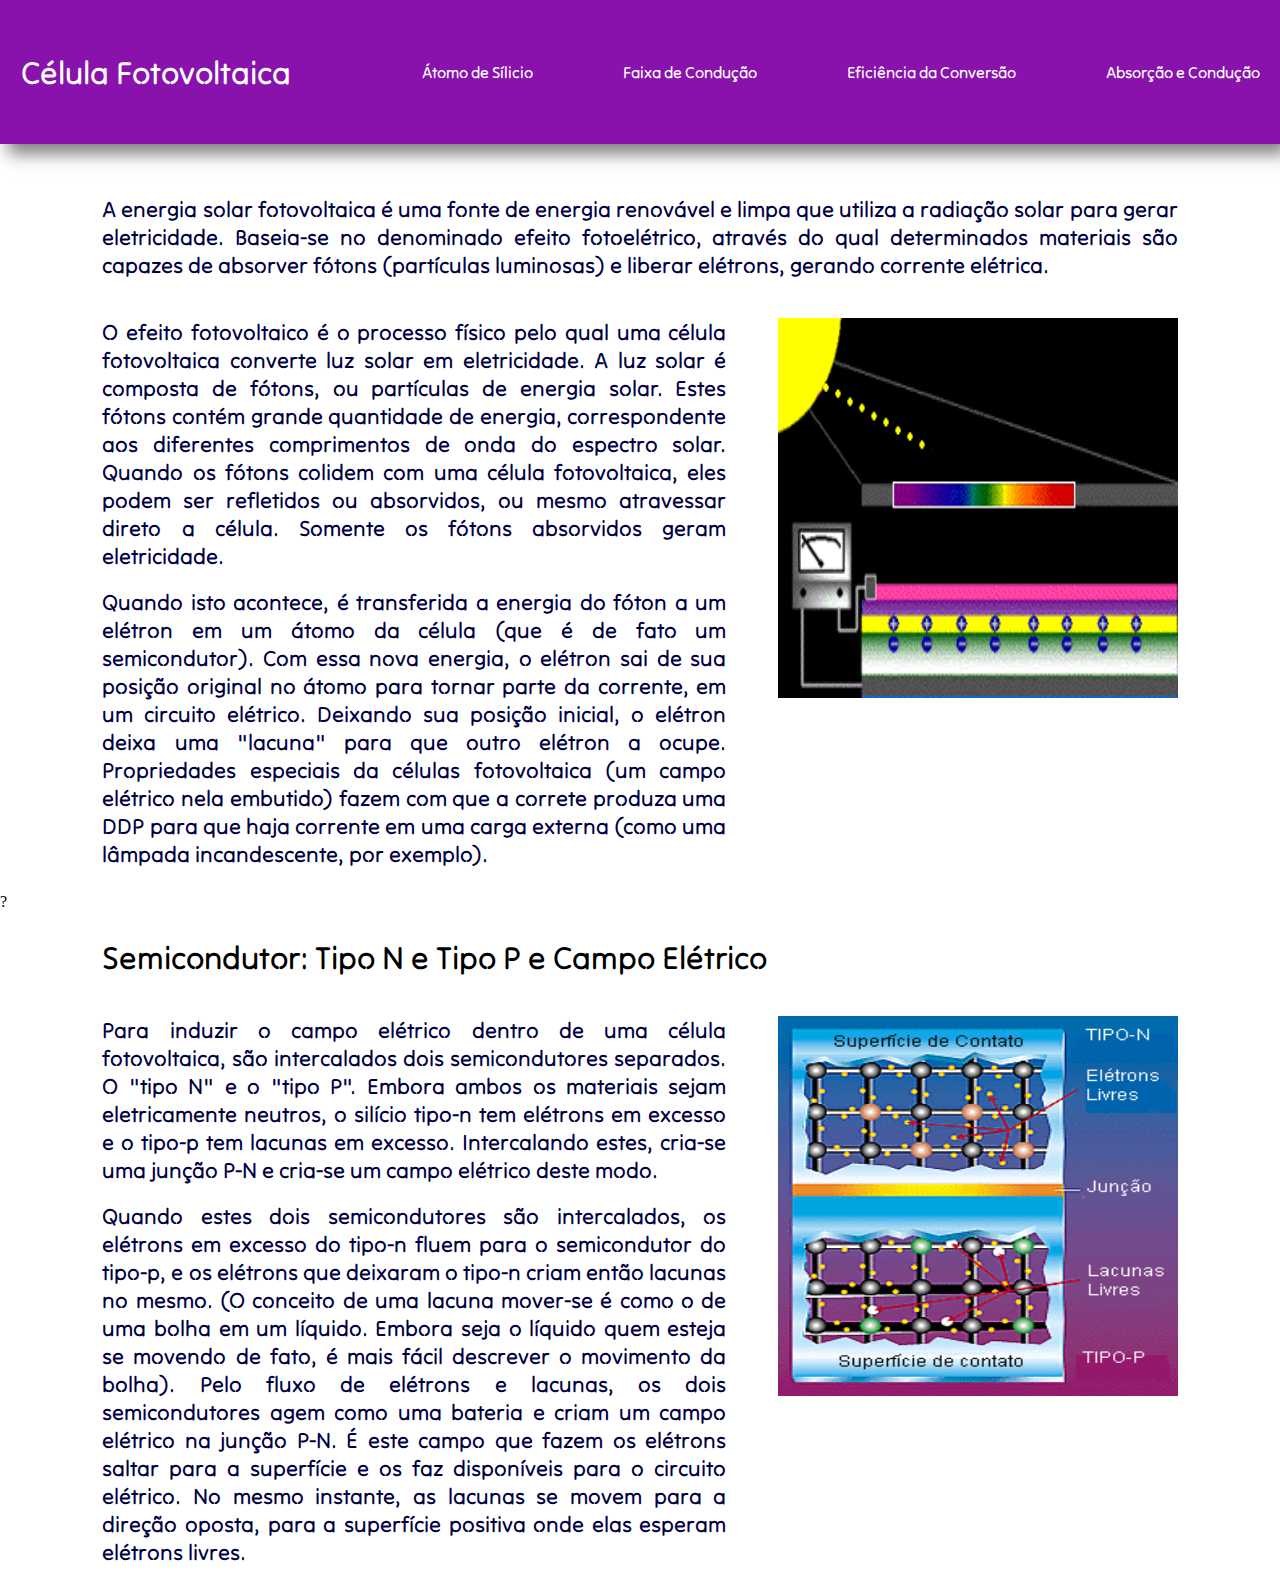
<file: index.html>
<!DOCTYPE html>
<html lang="pt-br">
<head>
  <meta charset="UTF-8">
  <meta http-equiv="X-UA-Compatible" content="IE=edge">
  <meta name="viewport" content="width=device-width, initial-scale=1.0">
  <link rel="stylesheet" href="./style/index.css">
  <title>Trabalho Web</title>
</head>
<body>

  <div class="menu">

      <h1 class="titulo">Célula Fotovoltaica</h1>

      <ul class="menu-lista">
        <li><a href="./html/atomo_silicio.html">Átomo de Sílicio</a></li>
        <li><a href="./html/faixa_conducao.html">Faixa de Condução</a></li>
        <li><a href="./html/eficiencia_conversao.html">Eficiência da Conversão</a></li>
        <li><a href="./html/absorcao_conducao.html">Absorção e Condução</a></li>
      </ul>

  </div>

  <p id="txt">A energia solar fotovoltaica é uma fonte de energia renovável e limpa que utiliza a radiação solar para gerar eletricidade. Baseia-se no denominado efeito fotoelétrico, através do qual determinados materiais são capazes de absorver fótons (partículas luminosas) e liberar elétrons, gerando corrente elétrica.</p>

  <div class="container">
    <div class="txt-div">

      <p>O efeito fotovoltaico é o processo físico pelo qual uma célula fotovoltaica converte luz solar em eletricidade. A luz solar é composta de fótons, ou partículas de energia solar. Estes fótons contém grande quantidade de energia, correspondente aos diferentes comprimentos de onda do espectro solar. Quando os fótons colidem com uma célula fotovoltaica, eles podem ser refletidos ou absorvidos, ou mesmo atravessar direto a célula. Somente os fótons absorvidos geram eletricidade.</p><br>

      <p>Quando isto acontece, é transferida a energia do fóton a um elétron em um átomo da célula (que é de fato um semicondutor). Com essa nova energia, o elétron sai de sua posição original no átomo para tornar parte da corrente, em um circuito elétrico. Deixando sua posição inicial, o elétron deixa uma "lacuna" para que outro elétron a ocupe. Propriedades especiais da células fotovoltaica (um campo elétrico nela embutido) fazem com que a correte produza uma DDP para que haja corrente em uma carga externa (como uma lâmpada incandescente, por exemplo).</p>

    </div>

    <div id="img-div">

      <img src="./index_arquivos/anim1.gif" alt="">
      
    </div>

  </div>
?
  <h1 class="titulo2">Semicondutor: Tipo N e Tipo P e Campo Elétrico</h1>

  <div class="container">
    <div class="txt-div">

      <p>Para induzir o campo elétrico dentro de uma célula fotovoltaica, são intercalados dois semicondutores separados. O "tipo N" e o "tipo P". Embora ambos os materiais sejam eletricamente neutros, o silício tipo-n tem elétrons em excesso e o tipo-p tem lacunas em excesso. Intercalando estes, cria-se uma junção P-N e cria-se um campo elétrico deste modo.</p><br>

      <p>Quando estes dois semicondutores são intercalados, os elétrons em excesso do tipo-n fluem para o semicondutor do tipo-p, e os elétrons que deixaram o tipo-n criam então lacunas no mesmo. (O conceito de uma lacuna mover-se é como o de uma bolha em um líquido. Embora seja o líquido quem esteja se movendo de fato, é mais fácil descrever o movimento da bolha). Pelo fluxo de elétrons e lacunas, os dois semicondutores agem como uma bateria e criam um campo elétrico na junção P-N. É este campo que fazem os elétrons saltar para a superfície e os faz disponíveis para o circuito elétrico. No mesmo instante, as lacunas se movem para a direção oposta, para a superfície positiva onde elas esperam elétrons livres.</p>

    </div>

    <div id="img-div">

      <img src="./index_arquivos/Image4.gif" alt="">
      
    </div>
  </div>
</body>
</html>
</file>
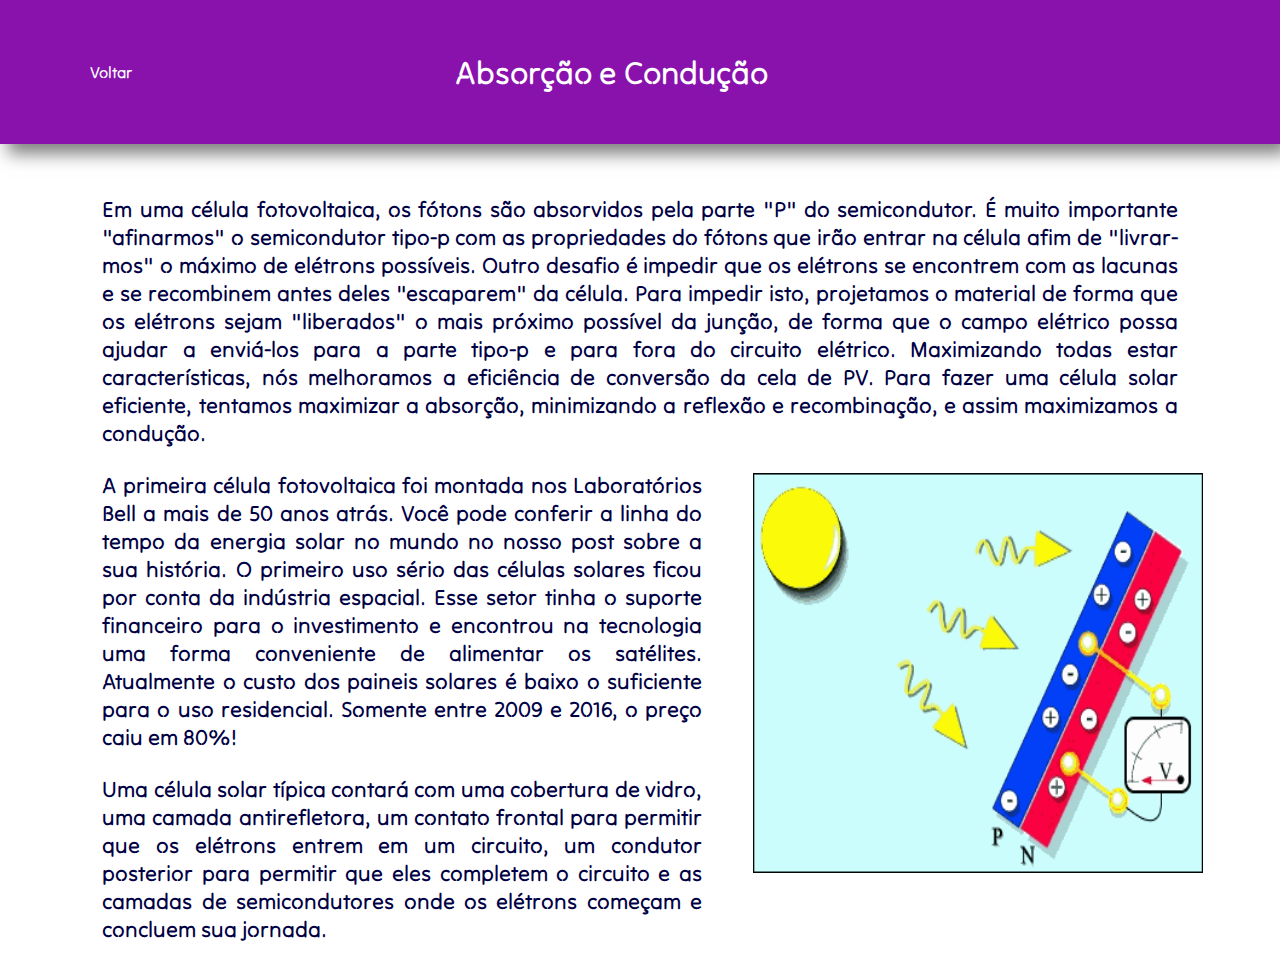
<file: html/absorcao_conducao.html>
<!DOCTYPE html>
<html lang="pt-br">
<head>
  <meta charset="UTF-8">
  <meta http-equiv="X-UA-Compatible" content="IE=edge">
  <meta name="viewport" content="width=device-width, initial-scale=1.0">
  <link rel="stylesheet" href="../style/absorcao.css">
  <title>Trabalho Web</title>
</head>
<body>

  <div class="menu">

    <a href="../index.html">Voltar</a>
    <h1 class="titulo">Absorção e Condução</h1>

  </div>

  <p id="txt">Em uma célula fotovoltaica, os fótons são absorvidos pela parte "P" do semicondutor. É muito importante "afinarmos" o semicondutor tipo-p com as propriedades do fótons que irão entrar na célula afim de "livrar-mos" o máximo de elétrons possíveis. Outro desafio é impedir que os elétrons se encontrem com as lacunas e se recombinem antes deles "escaparem" da célula. Para impedir isto, projetamos o material de forma que os elétrons sejam "liberados" o mais próximo possível da junção, de forma que o campo elétrico possa ajudar a enviá-los para a parte tipo-p e para fora do circuito elétrico. Maximizando todas estar características, nós melhoramos a eficiência de conversão da cela de PV.
    Para fazer uma célula solar eficiente, tentamos maximizar a absorção, minimizando a reflexão e recombinação, e assim maximizamos a condução.<p>
  
      <div class="container">
        <div class="div-txt">
          <p>A primeira célula fotovoltaica foi montada nos Laboratórios Bell a mais de 50 anos atrás. Você pode conferir a linha do    tempo da energia solar no mundo no nosso post sobre a sua história.
            O primeiro uso sério das células solares ficou por conta da indústria espacial. Esse setor tinha o suporte financeiro para o investimento e encontrou na tecnologia uma forma conveniente de alimentar os satélites. Atualmente o custo dos paineis solares é baixo o suficiente para o uso residencial. Somente entre 2009 e 2016, o preço caiu em 80%!<p>
          <p>Uma célula solar típica contará com uma cobertura de vidro, uma camada antirefletora, um contato frontal para permitir que os elétrons entrem em um circuito, um condutor posterior para permitir que eles completem o circuito e as camadas de semicondutores onde os elétrons começam e concluem sua jornada.</p>
        </div>
        <div id="img-div">
          <img src="../index_arquivos/anim2.gif" alt="">
        </div>
      </div>
  
</body>
</html>
</file>
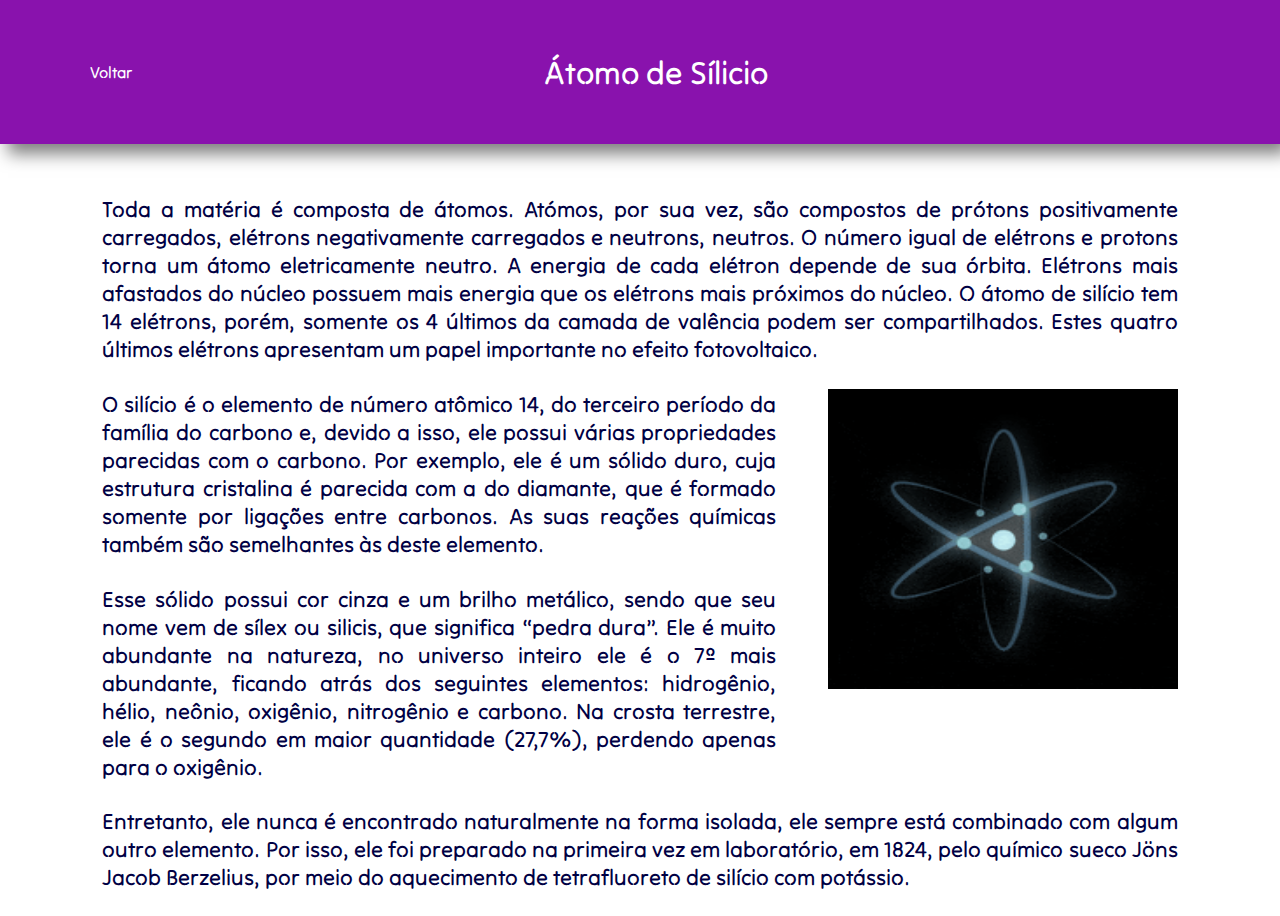
<file: html/atomo_silicio.html>
<!DOCTYPE html>
<html lang="pt-br">
<head>
  <meta charset="UTF-8">
  <meta http-equiv="X-UA-Compatible" content="IE=edge">
  <meta name="viewport" content="width=device-width, initial-scale=1.0">
  <link rel="stylesheet" href="../style/atomo_silicio.css">
  <title>Trabalho Web</title>
</head>
<body>

  <div class="menu">

    <a href="../index.html">Voltar</a>
    <h1 class="titulo">Átomo de Sílicio</h1>

  </div>

  <p id="txt">Toda a matéria é composta de átomos. Atómos, por sua vez, são compostos de prótons positivamente carregados, elétrons negativamente carregados e neutrons, neutros. O número igual de elétrons e protons torna um átomo eletricamente neutro. A energia de cada elétron depende de sua órbita. Elétrons mais afastados do núcleo possuem mais energia que os elétrons mais próximos do núcleo. O átomo de silício tem 14 elétrons, porém, somente os 4 últimos da camada de valência podem ser compartilhados. Estes quatro últimos elétrons apresentam um papel importante no efeito fotovoltaico.</p>

  <div class="container">
    <div class="div-txt">
      <p>O silício é o elemento de número atômico 14, do terceiro período da família do carbono e, devido a isso, ele possui várias propriedades parecidas com o carbono. Por exemplo, ele é um sólido duro, cuja estrutura cristalina é parecida com a do diamante, que é formado somente por ligações entre carbonos. As suas reações químicas também são semelhantes às deste elemento.<p>

      <p>Esse sólido possui cor cinza e um brilho metálico, sendo que seu nome vem de sílex ou silicis, que significa “pedra dura”.
        Ele é muito abundante na natureza, no universo inteiro ele é o 7º mais abundante, ficando atrás dos seguintes elementos: hidrogênio, hélio, neônio, oxigênio, nitrogênio e carbono. Na crosta terrestre, ele é o segundo em maior quantidade (27,7%), perdendo apenas para o oxigênio.</p>
    </div>

      <div id="img-div">
        <img src="../index_arquivos/atomo.gif" alt="">
      </div>

  </div>

  <p id="txt2">Entretanto, ele nunca é encontrado naturalmente na forma isolada, ele sempre está combinado com algum outro elemento. Por isso, ele foi preparado na primeira vez em laboratório, em 1824, pelo químico sueco Jöns Jacob Berzelius, por meio do aquecimento de tetrafluoreto de silício com potássio.</p>
</body>
</html>
</file>
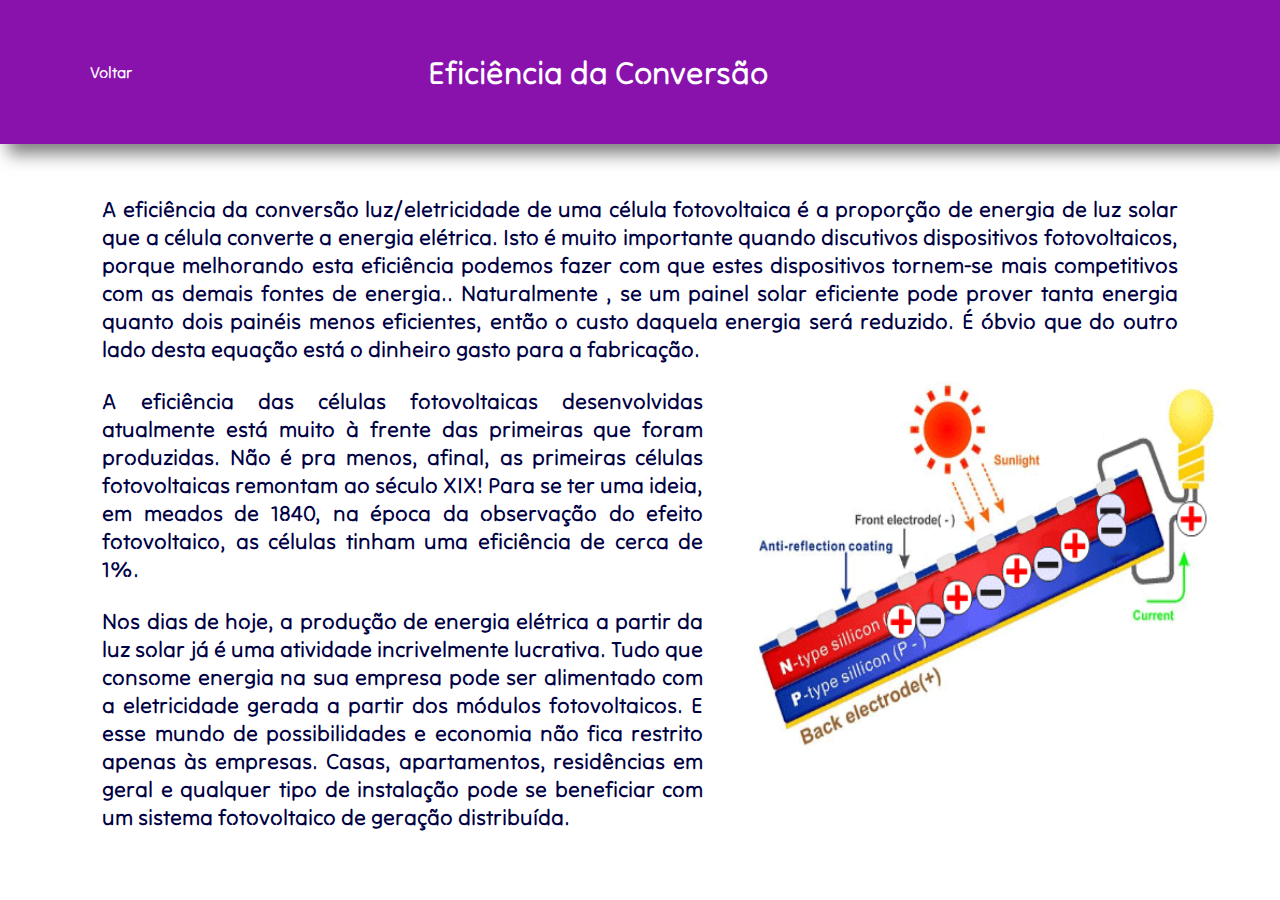
<file: html/eficiencia_conversao.html>
<!DOCTYPE html>
<html lang="pt-br">
<head>
  <meta charset="UTF-8">
  <meta http-equiv="X-UA-Compatible" content="IE=edge">
  <meta name="viewport" content="width=device-width, initial-scale=1.0">
  <link rel="stylesheet" href="../style/eficiencia.css">
  <title>Trabalho Web</title>
</head>
<body>

  <div class="menu">
  
    <a href="../index.html">Voltar</a>
    <h1 class="titulo">Eficiência da Conversão</h1>

  </div>
    <p id="txt">A eficiência da conversão luz/eletricidade de uma célula fotovoltaica é a proporção de energia de luz solar que a célula converte a energia elétrica. Isto é muito importante quando discutivos dispositivos fotovoltaicos, porque melhorando esta eficiência podemos fazer com que estes dispositivos tornem-se mais competitivos com as demais fontes de energia.. Naturalmente , se um painel solar eficiente pode prover tanta energia quanto dois painéis menos eficientes, então o custo daquela energia será reduzido. É óbvio que do outro lado desta equação está o dinheiro gasto para a fabricação.</p>
    
    <div class="container">
      <div class="div-txt">
        <p>A eficiência das células fotovoltaicas desenvolvidas atualmente está muito à frente das primeiras que foram produzidas.
        Não é pra menos, afinal, as primeiras células fotovoltaicas remontam ao século XIX!
        Para se ter uma ideia, em meados de 1840, na época da observação do efeito fotovoltaico, as células tinham uma eficiência de cerca de 1%.<p>
        <p>Nos dias de hoje, a produção de energia elétrica a partir da luz solar já é uma atividade incrivelmente lucrativa.
          Tudo que consome energia na sua empresa pode ser alimentado com a eletricidade gerada a partir dos módulos fotovoltaicos.          
          E esse mundo de possibilidades e economia não fica restrito apenas às empresas. Casas, apartamentos, residências em geral e qualquer tipo de instalação pode se beneficiar com um sistema fotovoltaico de geração distribuída.</p>
      </div>
      <div id="img-div">
        <img src="../index_arquivos/fotovoltaica.gif" alt="">
      </div>
    </div>

</body>
</html>
</file>
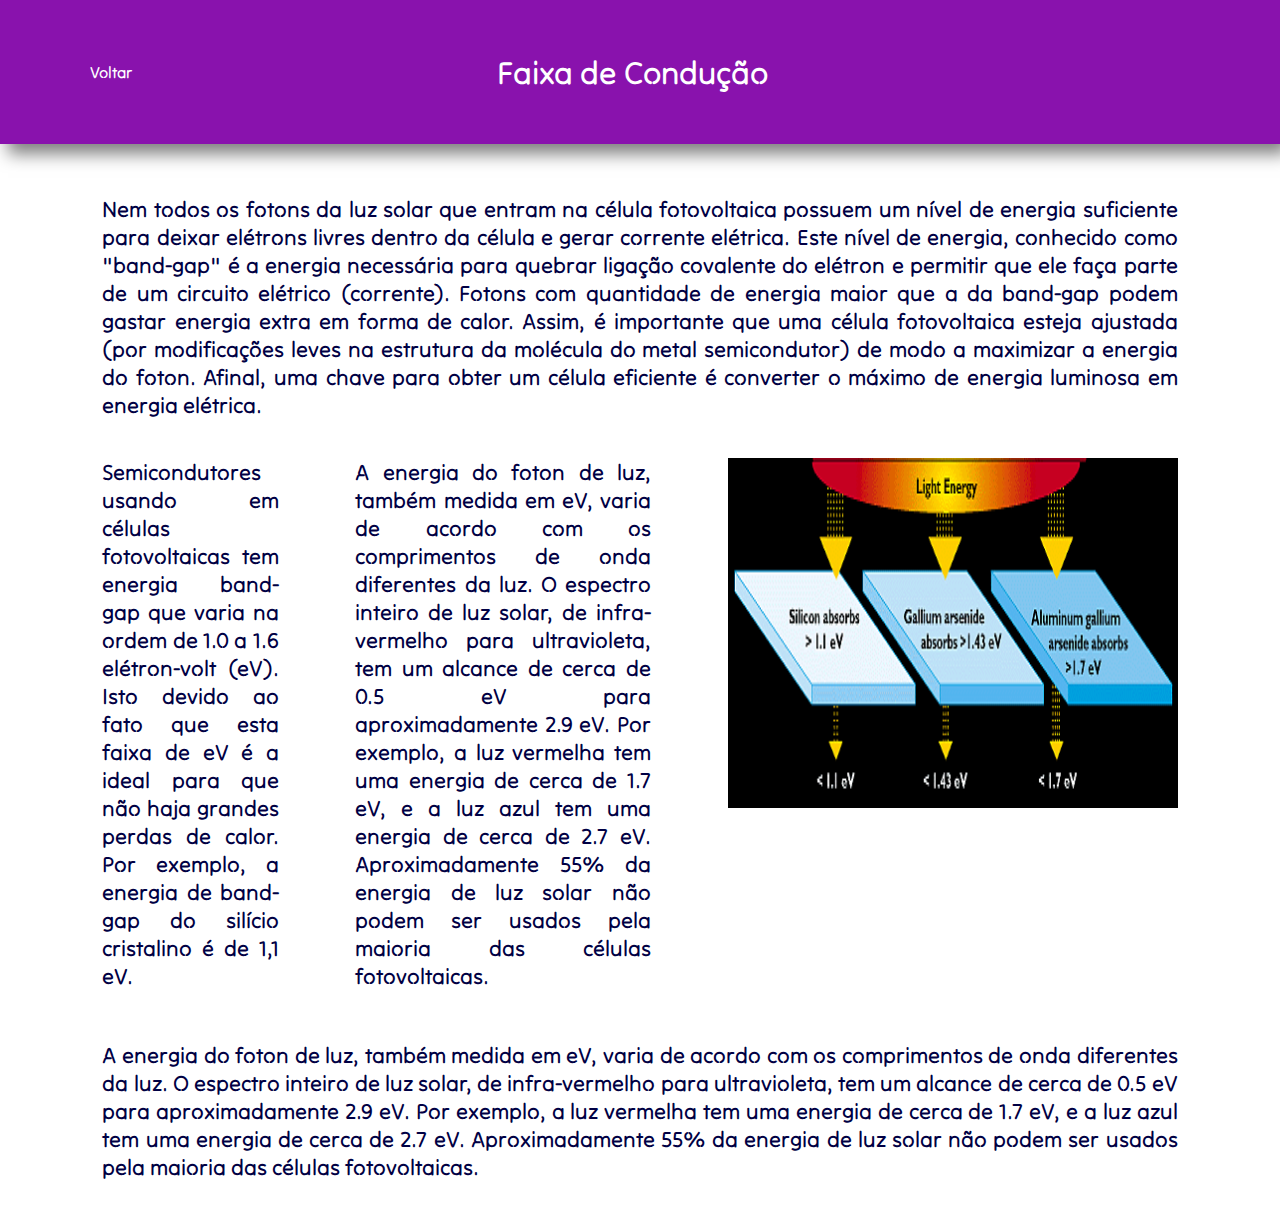
<file: html/faixa_conducao.html>
<!DOCTYPE html>
<html lang="pt-br">
<head>
  <meta charset="UTF-8">
  <meta http-equiv="X-UA-Compatible" content="IE=edge">
  <meta name="viewport" content="width=device-width, initial-scale=1.0">
  <link rel="stylesheet" href="../style/faixa_conducao.css">
  <title>Trabalho Web</title>
</head>
<body>

  <div class="menu">
  
    <a href="../index.html">Voltar</a>
    <h1 class="titulo">Faixa de Condução</h1>

  </div>

  <p id="txt">Nem todos os fotons da luz solar que entram na célula fotovoltaica possuem um nível de energia suficiente para deixar elétrons livres dentro da célula e gerar corrente elétrica. Este nível de energia, conhecido como "band-gap" é a energia necessária para quebrar ligação covalente do elétron e permitir que ele faça parte de um circuito elétrico (corrente). Fotons com quantidade de energia maior que a da band-gap podem gastar energia extra em forma de calor. Assim, é importante que uma célula fotovoltaica esteja ajustada (por modificações leves na estrutura da molécula do metal semicondutor) de modo a maximizar a energia do foton. Afinal, uma chave para obter um célula eficiente é converter o máximo de energia luminosa em energia elétrica.</p>

  <div class="txt-div">

    <p id="txt2">Semicondutores usando em células fotovoltaicas tem energia band-gap que varia na ordem de 1.0 a 1.6 elétron-volt (eV). Isto devido ao fato que esta faixa de eV é a ideal para que não haja grandes perdas de calor. Por exemplo, a energia de band-gap do silício cristalino é de 1,1 eV.</p>

    <p id="txt3">A energia do foton de luz, também medida em eV, varia de acordo com os comprimentos de onda diferentes da luz. O espectro inteiro de luz solar, de infra-vermelho para ultravioleta, tem um alcance de cerca de 0.5 eV para aproximadamente 2.9 eV. Por exemplo, a luz vermelha tem uma energia de cerca de 1.7 eV, e a luz azul tem uma energia de cerca de 2.7 eV. Aproximadamente 55% da energia de luz solar não podem ser usados pela maioria das células fotovoltaicas.</p>

    <img src="../index_arquivos/Image5.gif" alt="">

  </div>

  <p id="txt">A energia do foton de luz, também medida em eV, varia de acordo com os comprimentos de onda diferentes da luz. O espectro inteiro de luz solar, de infra-vermelho para ultravioleta, tem um alcance de cerca de 0.5 eV para aproximadamente 2.9 eV. Por exemplo, a luz vermelha tem uma energia de cerca de 1.7 eV, e a luz azul tem uma energia de cerca de 2.7 eV. Aproximadamente 55% da energia de luz solar não podem ser usados pela maioria das células fotovoltaicas.</p>
  
</body>
</html>
</file>
<file: style/index.css>
@import url('https://fonts.googleapis.com/css2?family=Tilt+Neon&display=swap');

*{
    margin: 0;
    padding: 0;
}

.menu{
    background-color: #8912ad;
    height: 16vh;
    justify-content: space-around;
    align-items: center;
    display: flex;
    box-shadow: 8px 10px 16px rgba(0, 0, 0, 0.5);
}

.titulo{
    font-family: 'Tilt Neon', cursive;
    text-decoration: none;
    color: white;
}

.titulo2{
    margin-left: 8%;
    margin-top: 2%;
    font-family: 'Tilt Neon', cursive;
    text-decoration: none;
    color: black;
    text-align: left;
}

.menu-lista{
    display: flex;
}

li{
    list-style: none;
}

a{
    font-family: 'Tilt Neon', cursive;
    text-decoration: none;
    color: white;
    margin-left: 10vh;    
    transition: 0.5s;
}

a:hover{
    opacity: 0.5;
}

#txt{
    font-family: 'Tilt Neon', cursive;
    color: #000044;
    margin-top: 4%;
    margin-left: 8%;
    margin-right: 8%;
    text-align: justify;
}


.txt-div{
    margin-left: 8%;
    margin-bottom: 2%;
    margin-top: 3%;
}

.container{
    display: flex;
    justify-content: center;
}

.txt-div p{
    font-family: 'Tilt Neon', cursive;
    color: #000044;
    text-align: justify;
}

#img-div{
    margin-bottom: 2%;
    margin-top: 3%;
    justify-content: center;
    margin-right: 8%;
    margin-left: 4%;
}

#img-div img{
    height: 380px;
    width: 400px;
}

p{
    font-size: 22px;
}
</file>
<file: style/absorcao.css>
@import url('https://fonts.googleapis.com/css2?family=Tilt+Neon&display=swap');


*{
    margin: 0;
    padding: 0;
}

.menu{
    background-color: #8912ad;
    height: 16vh;
    justify-content: space-between;
    align-items: center;
    display: flex;
    box-shadow: 8px 10px 16px rgba(0, 0, 0, 0.5);
}

.titulo{
    margin-right: 40%;
    font-family: 'Tilt Neon', cursive;
    text-decoration: none;
    color: white;
}

#txt{
    font-family: 'Tilt Neon', cursive;
    color: #000044;
    margin-top: 4%;
    margin-left: 8%;
    margin-right: 8%;
    text-align: justify;
}

.container{
    justify-content: center;
    display: flex;
}

.div-txt{
    margin-bottom: 2%;
    margin-left: 8%;
}


.div-txt p{
    font-family: 'Tilt Neon', cursive;
    color: #000044;
    margin-top: 4%;
    text-align: justify;
}

#img-div{
    margin-top: 2%;
    margin-bottom: 2%;
    justify-content: center;
    margin-right: 6%;
    margin-left: 4%;
}

#img-div img{
    height: 400px;
    width: 450px;
}

p{
    font-size: 22px;
}

a{
    font-family: 'Tilt Neon', cursive;
    text-decoration: none;
    color: white;
    margin-left: 10vh;
    transition: 0.5s;    
}

a:hover{
    opacity: 0.5;
}
</file>
<file: style/atomo_silicio.css>
@import url('https://fonts.googleapis.com/css2?family=Tilt+Neon&display=swap');


*{
    margin: 0;
    padding: 0;
}

.menu{
    background-color: #8912ad;
    height: 16vh;
    justify-content: space-between;
    align-items: center;
    display: flex;
    box-shadow: 8px 10px 16px rgba(0, 0, 0, 0.5);
}

.titulo{
    margin-right: 40%;
    font-family: 'Tilt Neon', cursive;
    text-decoration: none;
    color: white;
}

#txt{
    font-family: 'Tilt Neon', cursive;
    color: #000044;
    margin-top: 4%;
    margin-left: 8%;
    margin-right: 8%;
    text-align: justify;
}

#txt2{
    font-family: 'Tilt Neon', cursive;
    color: #000044;
    margin-top: 2%;
    margin-left: 8%;
    margin-right: 8%;
    margin-bottom: 2%;
    text-align: justify;
}

.container{
    justify-content: center;
    display: flex;
}

.div-txt{
    margin-left: 8%;
}

.div-txt p{
    font-family: 'Tilt Neon', cursive;
    color: #000044;
    margin-top: 4%;
    text-align: justify;
}

p{
    font-size: 22px;
}

#img-div{
    margin-top: 2%;
    justify-content: center;
    margin-right: 8%;
    margin-left: 4%;
}

#img-div img{
    height: 300px;
    width: 350px;
}

a{
    font-family: 'Tilt Neon', cursive;
    text-decoration: none;
    color: white;
    margin-left: 10vh;
    transition: 0.5s;    
}

a:hover{
    opacity: 0.5;
}
</file>
<file: style/eficiencia.css>
@import url('https://fonts.googleapis.com/css2?family=Tilt+Neon&display=swap');


*{
    margin: 0;
    padding: 0;
}

.menu{
    background-color: #8912ad;
    height: 16vh;
    justify-content: space-between;
    align-items: center;
    display: flex;
    box-shadow: 8px 10px 16px rgba(0, 0, 0, 0.5);
}

.titulo{
    margin-right: 40%;
    font-family: 'Tilt Neon', cursive;
    text-decoration: none;
    color: white;
}

.container{
    justify-content: center;
    display: flex;
}

.div-txt{
    margin-left: 8%;
    margin-bottom: 2%;
}


.div-txt p{
    font-family: 'Tilt Neon', cursive;
    color: #000044;
    margin-top: 4%;
    text-align: justify;
}

#txt{
    font-family: 'Tilt Neon', cursive;
    color: #000044;
    margin-top: 4%;
    margin-left: 8%;
    margin-right: 8%;
    text-align: justify;
}

#img-div{
    margin-bottom: 2%;
    justify-content: center;
    margin-right: 4%;
    margin-left: 2%;
}

#img-div img{
    height: 400px;
    width: 500px;
}

p{
    font-size: 22px;
}

a{
    font-family: 'Tilt Neon', cursive;
    text-decoration: none;
    color: white;
    margin-left: 10vh;
    transition: 0.5s;    
}

a:hover{
    opacity: 0.5;
}
</file>
<file: style/faixa_conducao.css>
@import url('https://fonts.googleapis.com/css2?family=Tilt+Neon&display=swap');


*{
    margin: 0;
    padding: 0;
}

.menu{
    background-color: #8912ad;
    height: 16vh;
    justify-content: space-between;
    align-items: center;
    display: flex;
    box-shadow: 8px 10px 16px rgba(0, 0, 0, 0.5);
}

.titulo{
    margin-right: 40%;
    font-family: 'Tilt Neon', cursive;
    text-decoration: none;
    color: white;
}

.txt-div{
    margin-top: 3%;
    justify-content: center;
    display: flex;
}

#txt{
    font-family: 'Tilt Neon', cursive;
    color: #000044;
    margin-top: 4%;
    margin-left: 8%;
    margin-right: 8%;
    margin-bottom: 2%;
    text-align: justify;
}

.txt-div p{
    font-family: 'Tilt Neon', cursive;
    color: #000044;
    margin-left: 8%;
    margin-right: 4%;
    text-align: justify;
}

p{
    font-size: 22px;
}

.txt-div img{
    margin-right: 8%;
    height: 350px;
    width: 450px;
}

#txt2{
    font-family: 'Tilt Neon', cursive;
    color: #000044;
    margin-left: 8%;
    text-align: justify;
}

#txt3{
    font-family: 'Tilt Neon', cursive;
    color: #000044;
    margin-right: 6%;
    margin-left: 2%;
    text-align: justify;
}


a{
    font-family: 'Tilt Neon', cursive;
    text-decoration: none;
    color: white;
    margin-left: 10vh;
    transition: 0.5s;    
}

a:hover{
    opacity: 0.5;
}
</file>
